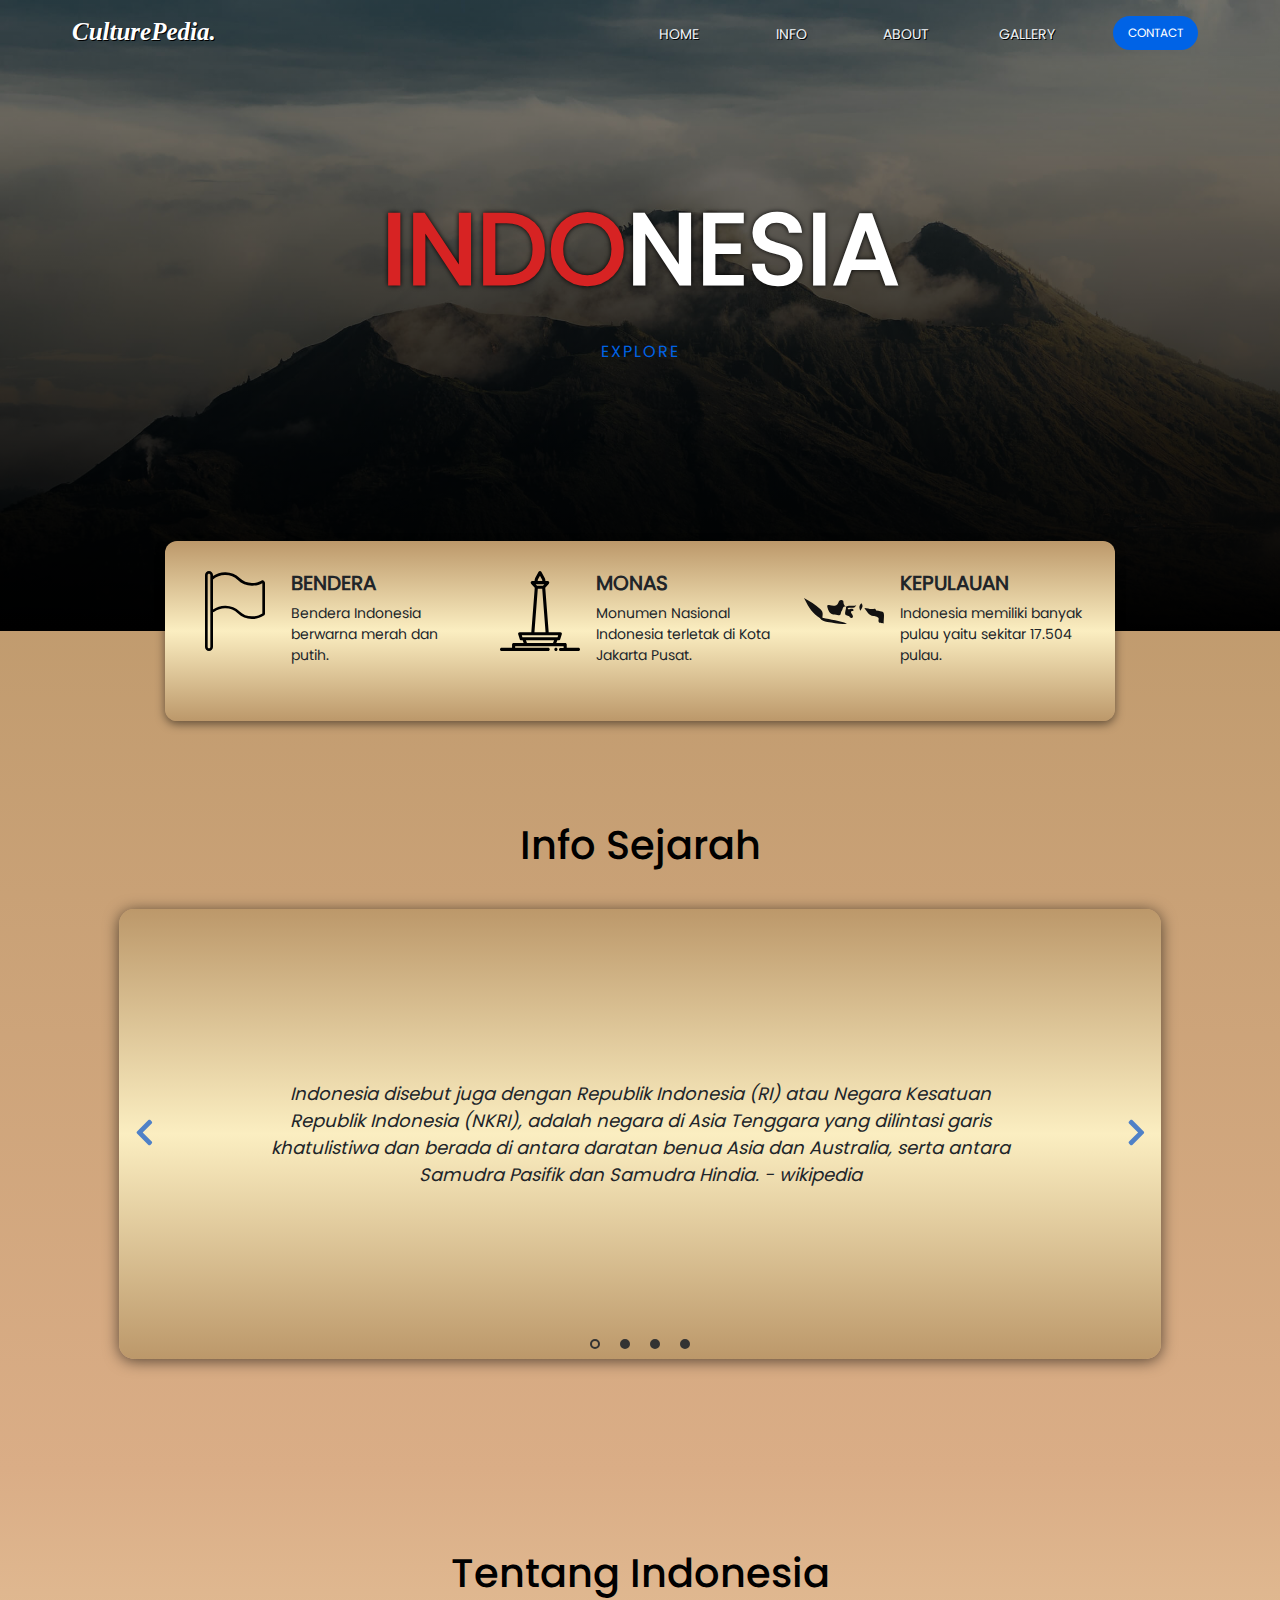
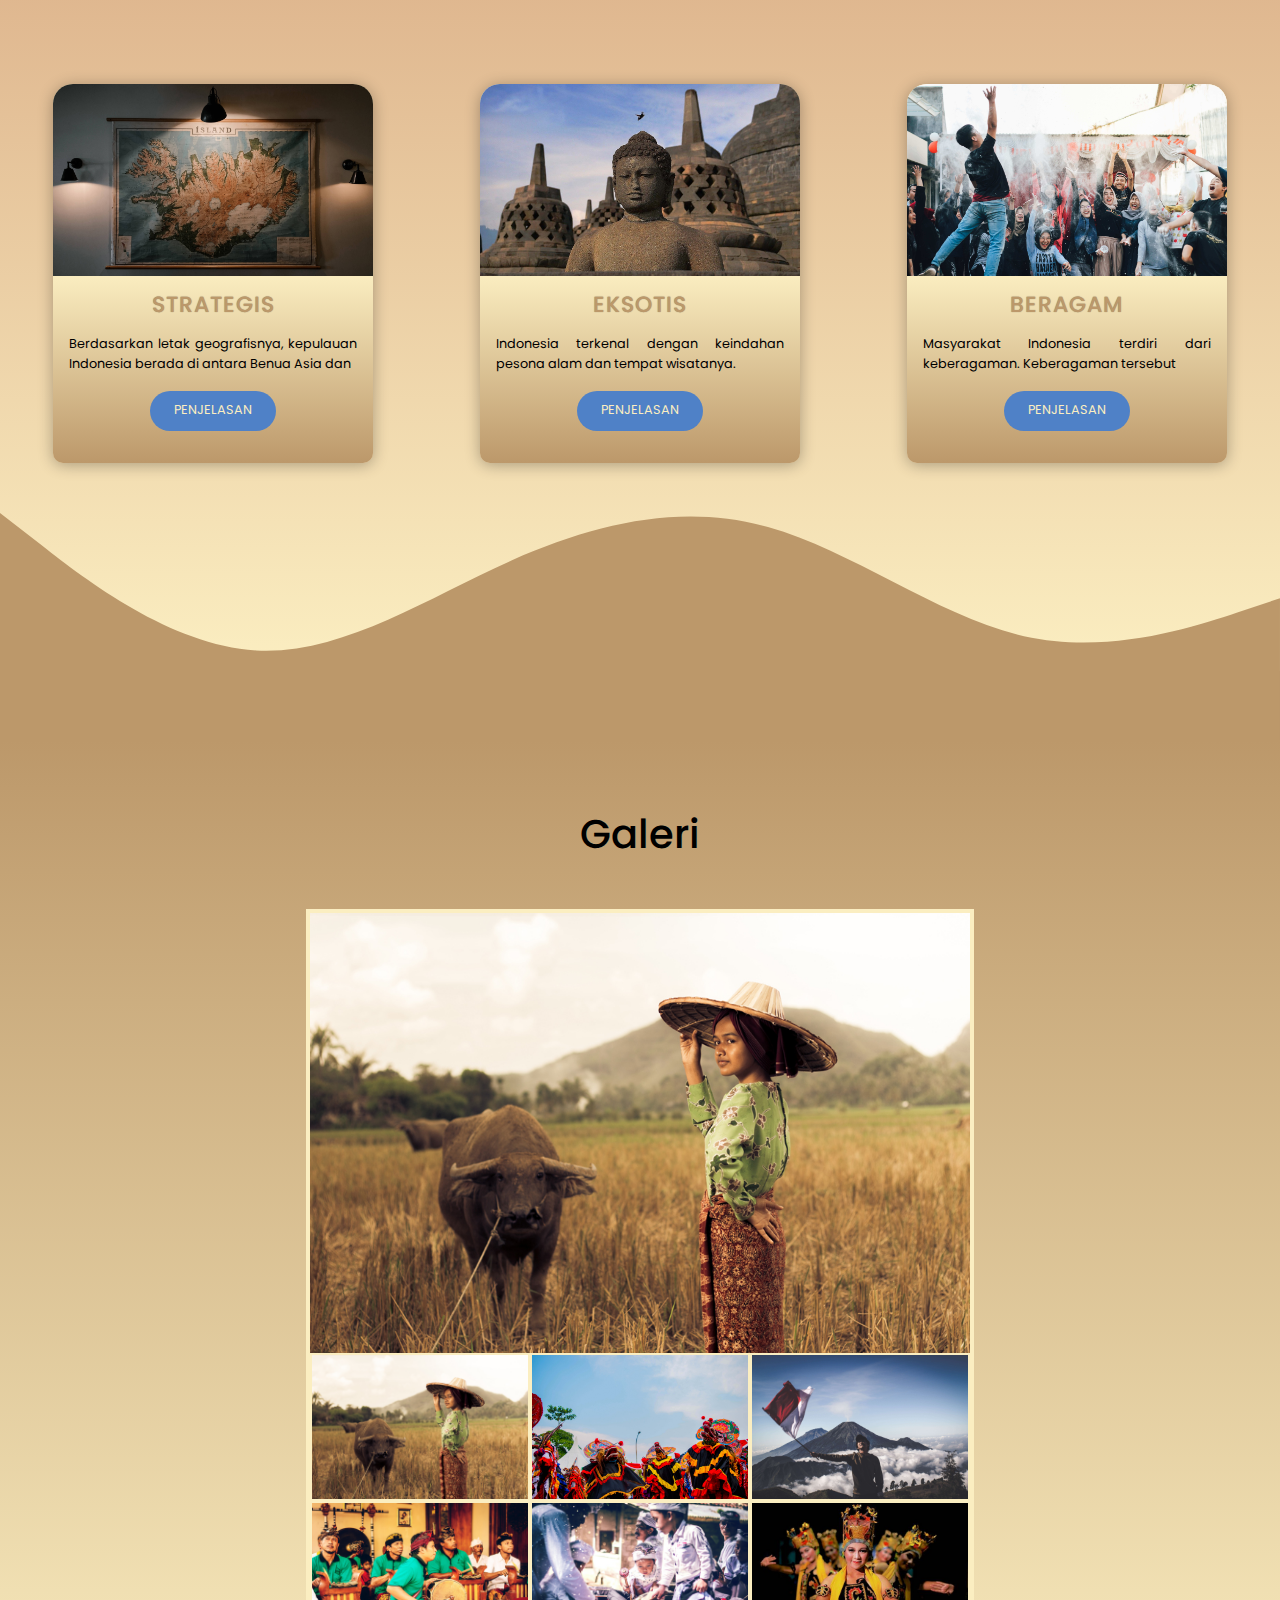
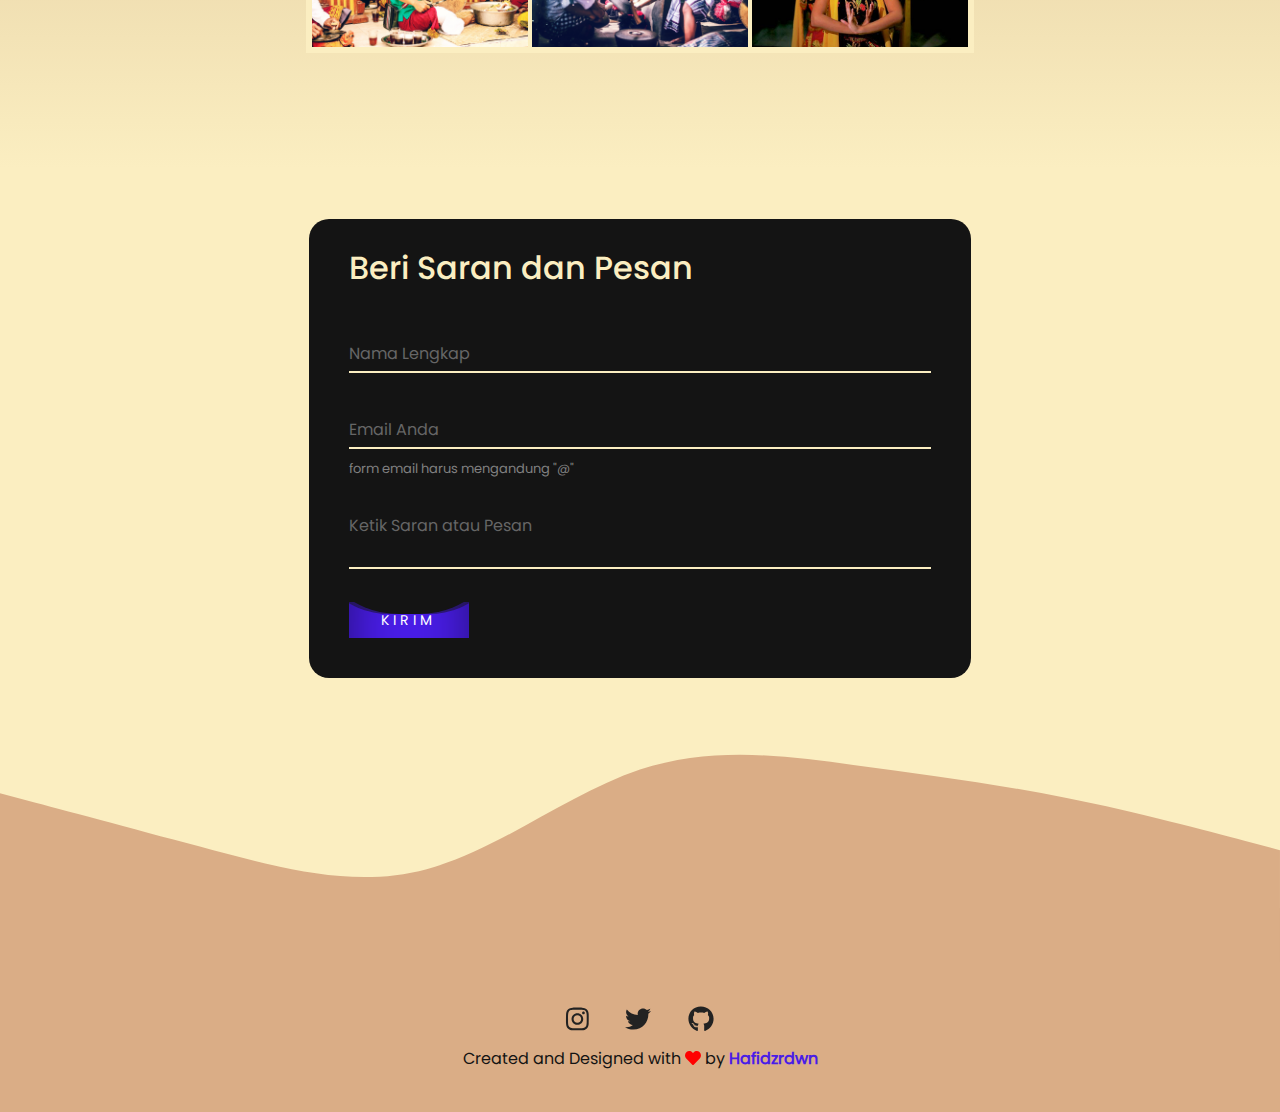
<file: index.html>
<!DOCTYPE html>
<html lang="en">

<head>
  <meta charset="UTF-8" />
  <meta http-equiv="X-UA-Compatible" content="IE=edge" />
  <meta name="viewport" content="width=device-width, initial-scale=1.0" />
  <link rel="icon" type="image/png" href="images/indonesia.png" />
  <!-- BOOTSTRAP -->
  <link rel="stylesheet" href="css/bootstrap.css" />
  <script src="icon/fontawesome-free-5.15.2-web/js/all.js"></script>
  <!-- END BOOTSTRAP -->
  <!-- My CSS AND JS -->
  <link rel="stylesheet" href="css/style.css" />
  <title id="home">CulturePedia - Tentang Indonesia</title>
</head>

<body>
  <!-- INFO ALERT -->
  <div class="alert-info alert-info--hide">Anda telah mencapai batas akhir section!!</div>
  <!-- SCROLL UP BUTTON -->
  <i class="fas fa-chevron-up scroll-up"></i>
  <!-- NAVBAR -->
  <nav class="navbar navbar-expand-lg">
    <div class="container">
      <a class="navbar-brand" href="#">CulturePedia.</a>
      <button class="navbar-toggler" type="button" data-bs-toggle="collapse" data-bs-target="#navbarNavAltMarkup"
        aria-controls="navbarNavAltMarkup" aria-expanded="false" aria-label="Toggle navigation">
        <span class="navbar-toggler-icon"></span>
      </button>
      <div class="collapse navbar-collapse" id="navbarNavAltMarkup">
        <div class="navbar-nav ms-auto">
          <a class="nav-link page-scroll" aria-current="page" href="#home">HOME</a>
          <a class="nav-link page-scroll" href="#info">INFO</a>
          <a class="nav-link page-scroll" href="#about">ABOUT</a>
          <a class="nav-link page-scroll" href="#gallery">GALLERY</a>
          <a class="utility page-scroll" href="#messages">CONTACT</a>
        </div>
      </div>
    </div>
  </nav>
  <!-- END NAVBAR -->

  <!-- JUMBOTRON -->
  <div id="jumbotron" class="bg-light p-5 rounded-lg">
    <!-- Background Image From Pexels.com -->
    <!-- Foto oleh Nick Wehrli dari Pexels -->
    <div class="jb-content text-center">
      <h1 class="display-4"><span style="color: #d72323">INDO</span>NESIA</h1>
      <div class="jb-btn">
        <a href="explore.html" target="_blank">
          <span></span>
          <span></span>
          <span></span>
          <span></span>
          explore
        </a>
      </div>
    </div>
  </div>
  <!-- END JUMBOTRON -->

  <!-- INFO PANEL CONTAINER -->
  <div class="container">
    <!-- INFO PANEL -->
    <div class="row justify-content-center">
      <div class="col-10 info-panel">
        <div class="row">
          <div class="col-lg">
            <img class="icon-panel" src="images/flags.svg" alt="Indonesia Flag" />
            <h4>Bendera</h4>
            <p>Bendera Indonesia berwarna merah dan putih.</p>
          </div>
          <div class="col-lg">
            <img class="icon-panel" src="images/monas.svg" alt="Monumen Nasional" />
            <h4>Monas</h4>
            <p>Monumen Nasional Indonesia terletak di Kota Jakarta Pusat.</p>
          </div>
          <div class="col-lg">
            <img class="icon-panel" src="images/island.svg" alt="indo-island" />
            <h4>Kepulauan</h4>
            <p>Indonesia memiliki banyak pulau yaitu sekitar 17.504 pulau.</p>
          </div>
        </div>
      </div>
    </div>
  </div>
  <!-- END INFO PANEL CONTAINER -->
  <!-- END INFO PANEL -->

  <!-- INFO SECTION -->
  <div class="col-12 info-section">
    <!-- CONTAINER -->
    <div class="container text-center">
      <div class="col-lg" id="info">
        <h1>Info Sejarah</h1>
      </div>
    </div>
    <!-- END CONTAINER -->
    <!-- CONTAINER FOR INFO CAROUSEL -->
    <div class="container col-10">
      <div class="carousel">
        <div class="slider">
          <section>
            Indonesia disebut juga dengan Republik Indonesia (RI) atau Negara Kesatuan Republik Indonesia (NKRI), adalah
            negara di Asia Tenggara yang dilintasi garis khatulistiwa dan berada di antara daratan benua Asia dan
            Australia,
            serta antara Samudra Pasifik dan Samudra Hindia. - wikipedia
          </section>
          <section>
            Dengan populasi mencapai 270.203.917 jiwa pada tahun 2020,Indonesia adalah negara berpenduduk terbesar
            keempat di dunia dan negara yang berpenduduk Muslim terbesar di dunia, dengan penganut lebih dari 230 juta
            jiwa. Bentuk
            negara Indonesia adalah negara kesatuan. - wikipedia
          </section>
          <section>
            Ibu kota negara Indonesia adalah Jakarta. Indonesia berbatasan darat dengan Malaysia di Pulau Kalimantan dan
            Pulau Sebatik, dengan Papua Nugini di Pulau Papua dan dengan Timor Leste di Pulau Timor. Negara tetangga
            lainnya
            adalah Singapura, Filipina, Australia, dan wilayah persatuan Kepulauan Andaman dan Nikobar di India. -
            wikipedia
          </section>
          <section>
            <div class="row">
              <div class="col"><img src="images/soekarno.jpg" alt="" /></div>
              <div class="col">
                <p>
                  "Jangan sekali-sekali meninggalkan sejarah." - Ir.Soekarno <br />
                  “Bangsa yang besar adalah bangsa yang menghargai jasa pahlawannya.” - Ir.Soekarno
                </p>
              </div>
            </div>
          </section>
        </div>
        <div class="control">
          <span class="arrow left">
            <i class="material-icons fas fa-chevron-left"></i>
          </span>
          <span class="arrow right">
            <i class="material-icons fas fa-chevron-right"></i>
          </span>
          <ul>
            <li class="selected"></li>
            <li></li>
            <li></li>
            <li></li>
          </ul>
        </div>
      </div>
    </div>
    <!-- END INFO CAROUSEL CONTAINER  -->
  </div>
  <!-- END INFO SECTION -->
  <!-- ABOUT SECTION -->
  <div class="col-12 about-section text-center">
    <h1 id="about">Tentang Indonesia</h1>
    <div class="col-lg">
      <div class="card-holder">
        <div class="card">
          <!-- IMAGE by ArtHouse Studio from Pexels -->
          <img src="images/strategic.jpg" alt="Gambar Map" class="card_img" />
          <div class="card-contents">
            <h2>Strategis</h2>
            <p>
              Berdasarkan letak geografisnya, kepulauan Indonesia berada di antara Benua Asia dan
              <span class="card_read-more">Benua Australia, serta berada di antara Samudera Hindia dan Samudera Pasifik.
                Strategis posisi Indonesia memberikan keuntungan tersendiri, yaitu menjadi perlintasan lalu lintas baik
                udara maupun laut.</span>
            </p>
            <p class="read-more-btn">penjelasan</p>
          </div>
        </div>
        <div class="card">
          <!-- IMAGE by Borislav Krustev from Pexels -->
          <img src="images/candi.jpg" alt="Candi Borobudur" class="card_img" />
          <div class="card-contents">
            <h2>Eksotis</h2>
            <p>
              Indonesia terkenal dengan keindahan pesona alam dan tempat wisatanya.
              <span class="card_read-more">Indonesia sendiri memiliki berbagai pesona alam, seperti pantai, candi,
                gunung, dll. Tempat wisata yang terkenal di Indonesia adalah Pantai Kuta Bali, Gunung Bromo, Raja Ampat,
                dan masih banyak lagi.
              </span>
            </p>
            <p class="read-more-btn">penjelasan</p>
          </div>
        </div>
        <div class="card">
          <img src="images/beragam.jpg" alt="Foto Kebersamaan Orang" class="card_img" />
          <div class="card-contents">
            <h2>Beragam</h2>
            <p>
              Masyarakat Indonesia terdiri dari keberagaman. Keberagaman tersebut
              <span class="card_read-more">dapat terlihat dari suku bangsa, ras, agama, keyakinan, ideologi politik,
                sosial budaya dan ekonomi dan lainnya. Tetapi, meskipun rakyat Indonesia beragam, mereka tetap harus
                saling menghargai perbedaan tersebut.</span>
            </p>
            <p class="read-more-btn">penjelasan</p>
          </div>
        </div>
      </div>
    </div>
  </div>
  <!-- END ABOUT SECTION -->
  <svg class="waves" xmlns="http://www.w3.org/2000/svg" viewBox="0 0 1440 320">
    <path fill="#bc986a" fill-opacity="1"
      d="M0,64L48,101.3C96,139,192,213,288,218.7C384,224,480,160,576,117.3C672,75,768,53,864,80C960,107,1056,181,1152,202.7C1248,224,1344,192,1392,176L1440,160L1440,320L1392,320C1344,320,1248,320,1152,320C1056,320,960,320,864,320C768,320,672,320,576,320C480,320,384,320,288,320C192,320,96,320,48,320L0,320Z">
    </path>
  </svg>
  <!-- GALLERY  -->
  <div class="row m-0 gallery-section">
    <div class="container">
      <h1 id="gallery">Galeri</h1>
      <div class="gallery-item">
        <img src="images/sawah.jpg" alt="" class="jumbo" />
        <div class="thumbnail">
          <img src="images/sawah.jpg" alt="" class="thumb" />
          <img src="images/barongan.jpg" alt="" class="thumb" />
          <img src="images/bendera.jpg" alt="" class="thumb" />
          <img src="images/gamelan.jpg" alt="" class="thumb" />
          <img src="images/bali.jpg" alt="" class="thumb" />
          <img src="images/penari.jpg" alt="" class="thumb" />
        </div>
      </div>
    </div>
  </div>
  <!-- END GALLERY -->

  <!-- MESSAGES FORM SECTION -->
  <section class="messages-section">
    <div class="container">
      <div class="row justify-content-center">
        <div class="col-md-8">
          <div class="my-alert alert alert-success d-none" role="alert">
            <strong>Terimakasih</strong> pesan anda sudah kami terima
          </div>
          <div class="messages-form">
            <h1 id="messages">Beri Saran dan Pesan</h1>
            <form name="culturepedia-messages-form" autocomplete="off">
              <div class="input-box">
                <input type="text" required="required" name="nama" />
                <span>Nama Lengkap</span>
              </div>
              <div class="input-box">
                <input type="text" required="required" name="email" />
                <span>Email Anda</span>
              </div>
              <p style="color: gray; font-size: 13px;">form email harus mengandung "@"</p>
              <div class="input-box">
                <textarea required="required" name="pesan"></textarea>
                <span>Ketik Saran atau Pesan</span>
              </div>
              <div class=" input-btn mt-3">
                <a class="btn-Kirim" href="#">
                  <span>Kirim</span>
                  <div class="liquid"></div>
                </a>
                <button type="submit">kirim</button>
                <button class="btn btn-loading d-none" type="button">
                  <span class="spinner-border spinner-border-sm" role="status" aria-hidden="true"></span>
                  Loading...
                </button>
              </div>
            </form>
          </div>
        </div>
      </div>
    </div>
  </section>
  <!-- END MESSAGES FORM SECTION -->
  <svg class="waves1" xmlns="http://www.w3.org/2000/svg" viewBox="0 0 1440 320">
    <path fill="#daad86" fill-opacity="1"
      d="M0,96L40,106.7C80,117,160,139,240,160C320,181,400,203,480,181.3C560,160,640,96,720,69.3C800,43,880,53,960,64C1040,75,1120,85,1200,101.3C1280,117,1360,139,1400,149.3L1440,160L1440,320L1400,320C1360,320,1280,320,1200,320C1120,320,1040,320,960,320C880,320,800,320,720,320C640,320,560,320,480,320C400,320,320,320,240,320C160,320,80,320,40,320L0,320Z">
    </path>
  </svg>
  <!-- FOOTER -->
  <section class="footer">
    <div class="row m-0 text-center">
      <div class="col">
        <div class="icon-group">
          <a class="icons instagram" href="https://www.instagram.com/hafidzrdwn/?hl=id" target="_blank"><i
              class="fab fa-instagram"></i></a>
          <a class="icons twitter" href="https://mobile.twitter.com/hafidzrdwn" target="_blank"><i
              class="fab fa-twitter"></i></a>
          <a class="icons github" href="https://github.com/Hafidzrdwn" target="_blank"><i class="fab fa-github"></i></a>
        </div>
      </div>
    </div>
    <div class="row m-0 text-center">
      <div class="col mt-2">
        <p>Created and Designed with <i class="heart fas fa-heart"></i> by <a
            href="https://www.instagram.com/hafidzrdwn/?hl=id" target="_blank">Hafidzrdwn</a></p>
      </div>
    </div>
  </section>
  <!-- END FOOTER -->
  <!-- My JS -->
  <script src="js/bootstrap.bundle.js"></script>
  <script src="https://cdnjs.cloudflare.com/ajax/libs/jquery/3.6.0/jquery.min.js"
    integrity="sha512-894YE6QWD5I59HgZOGReFYm4dnWc1Qt5NtvYSaNcOP+u1T9qYdvdihz0PPSiiqn/+/3e7Jo4EaG7TubfWGUrMQ=="
    crossorigin="anonymous" referrerpolicy="no-referrer"></script>
  <script src="js/script.js"></script>

  <script>
    const scriptURL =
      'https://script.google.com/macros/s/AKfycbxHQCCYHtJ8ablBdq-Srhg5JGQgHIyWXrQ5Wj_QXlQI1fbg7kexvSwSBNIIlcxP-w3W/exec'
    const form = document.forms['culturepedia-messages-form']
    const btnKirim = document.querySelector('.btn-Kirim');
    const btnLoading = document.querySelector('.btn-loading');
    const success = document.querySelector('.my-alert');

    form.addEventListener('submit', e => {
      e.preventDefault()
      btnLoading.classList.toggle('d-none');
      btnKirim.classList.toggle('invisible');
      fetch(scriptURL, {
          method: 'POST',
          body: new FormData(form)
        })
        .then(response => {
          btnLoading.classList.toggle('d-none');
          btnKirim.classList.toggle('invisible');
          success.classList.remove('d-none');
          setTimeout(() => {
            success.classList.add('d-none');
          }, 4000);
          form.reset()
          console.log('Success!', response)
        })
        .catch(error => console.error('Error!', error.message))
    })
  </script>
</body>

</html>

<!-- IMAGE FROM PEXELS UNSPLASH PIXABAY AND PINTEREST-->
<!-- ICON FROM FONTAWESOME -->
</file>
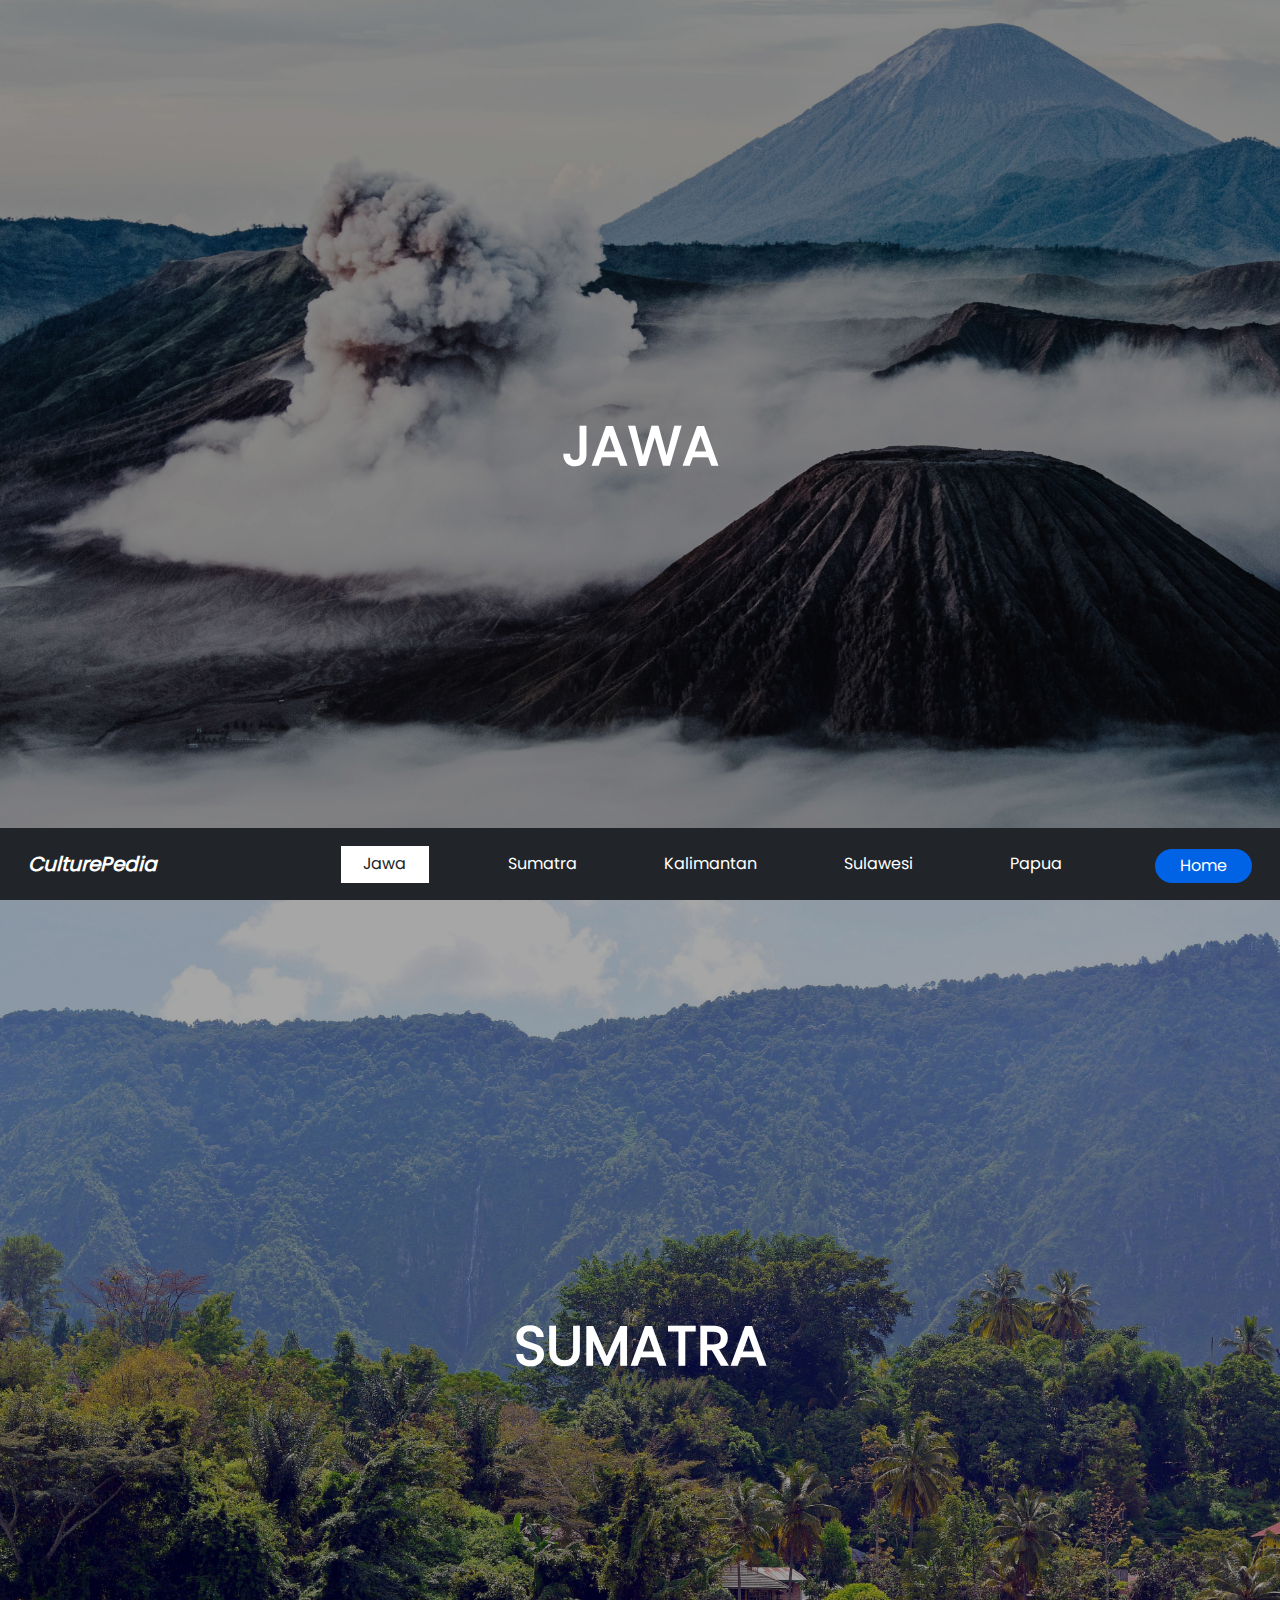
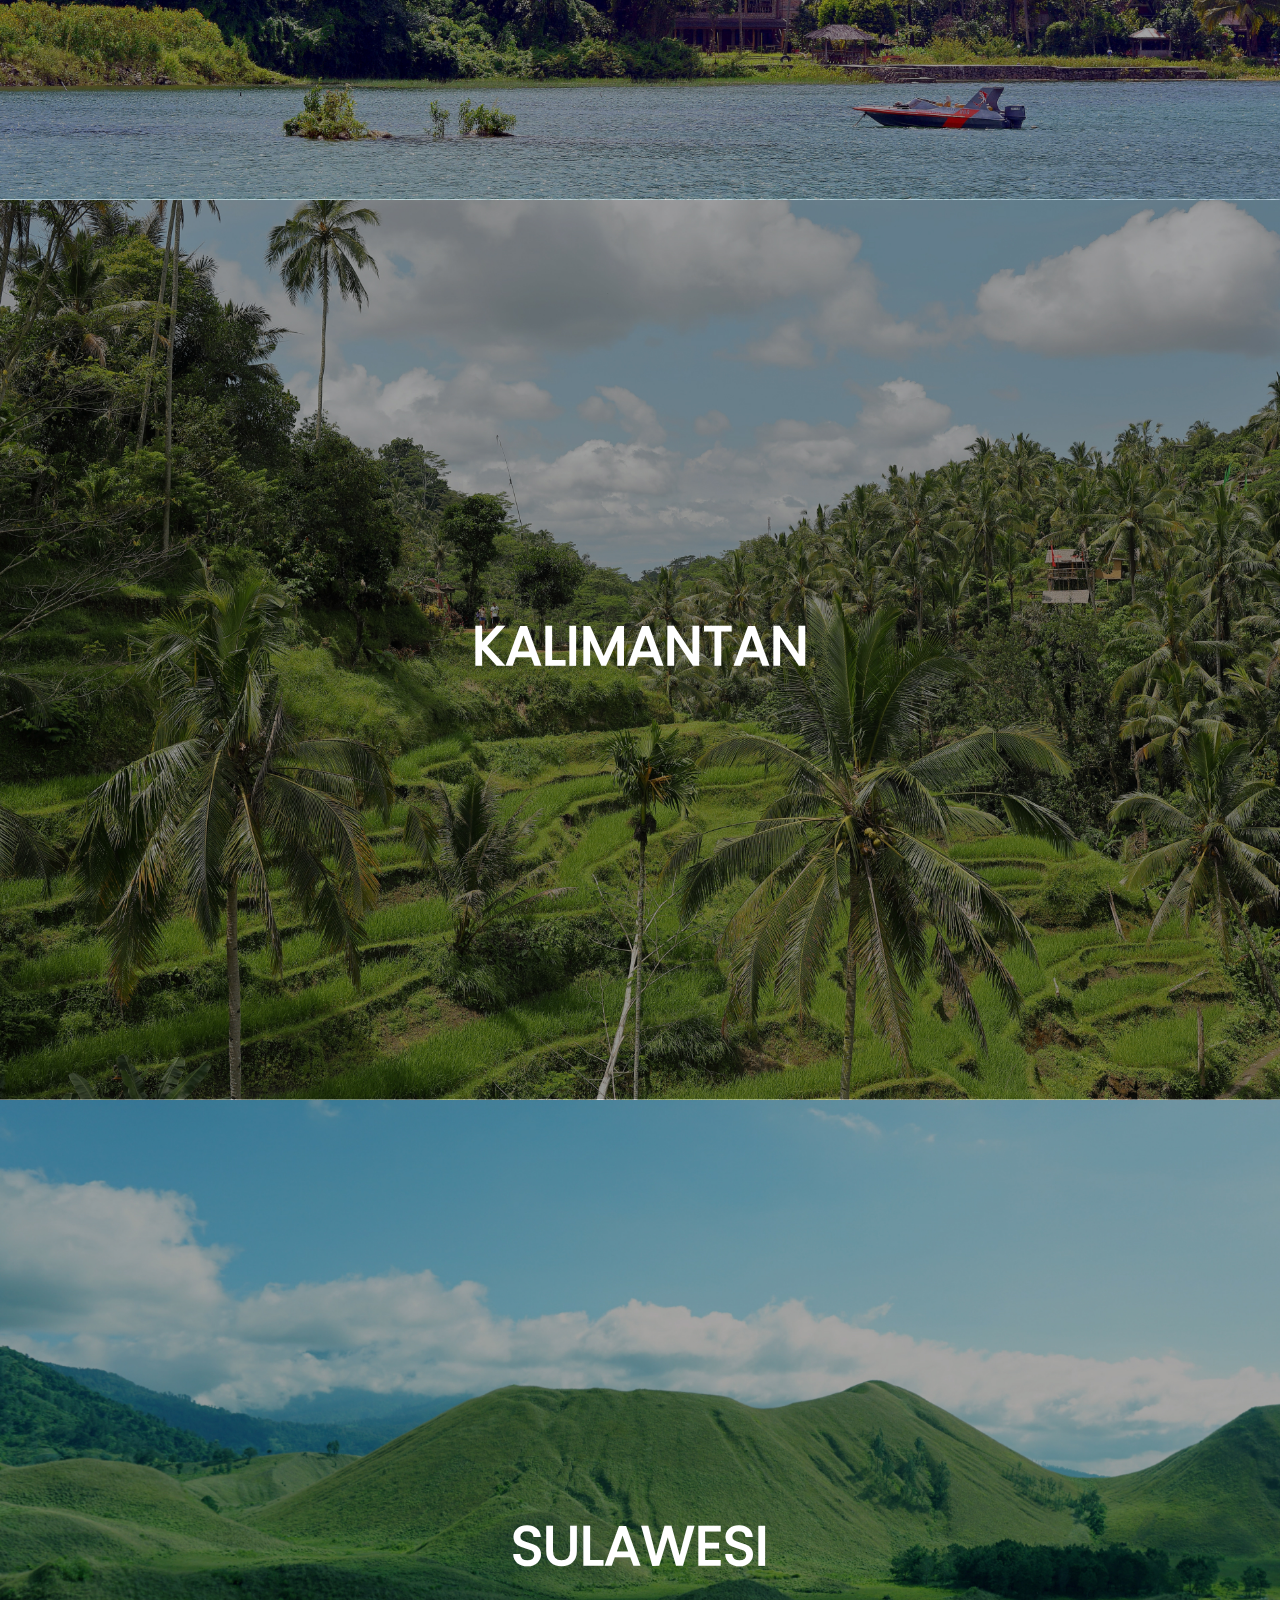
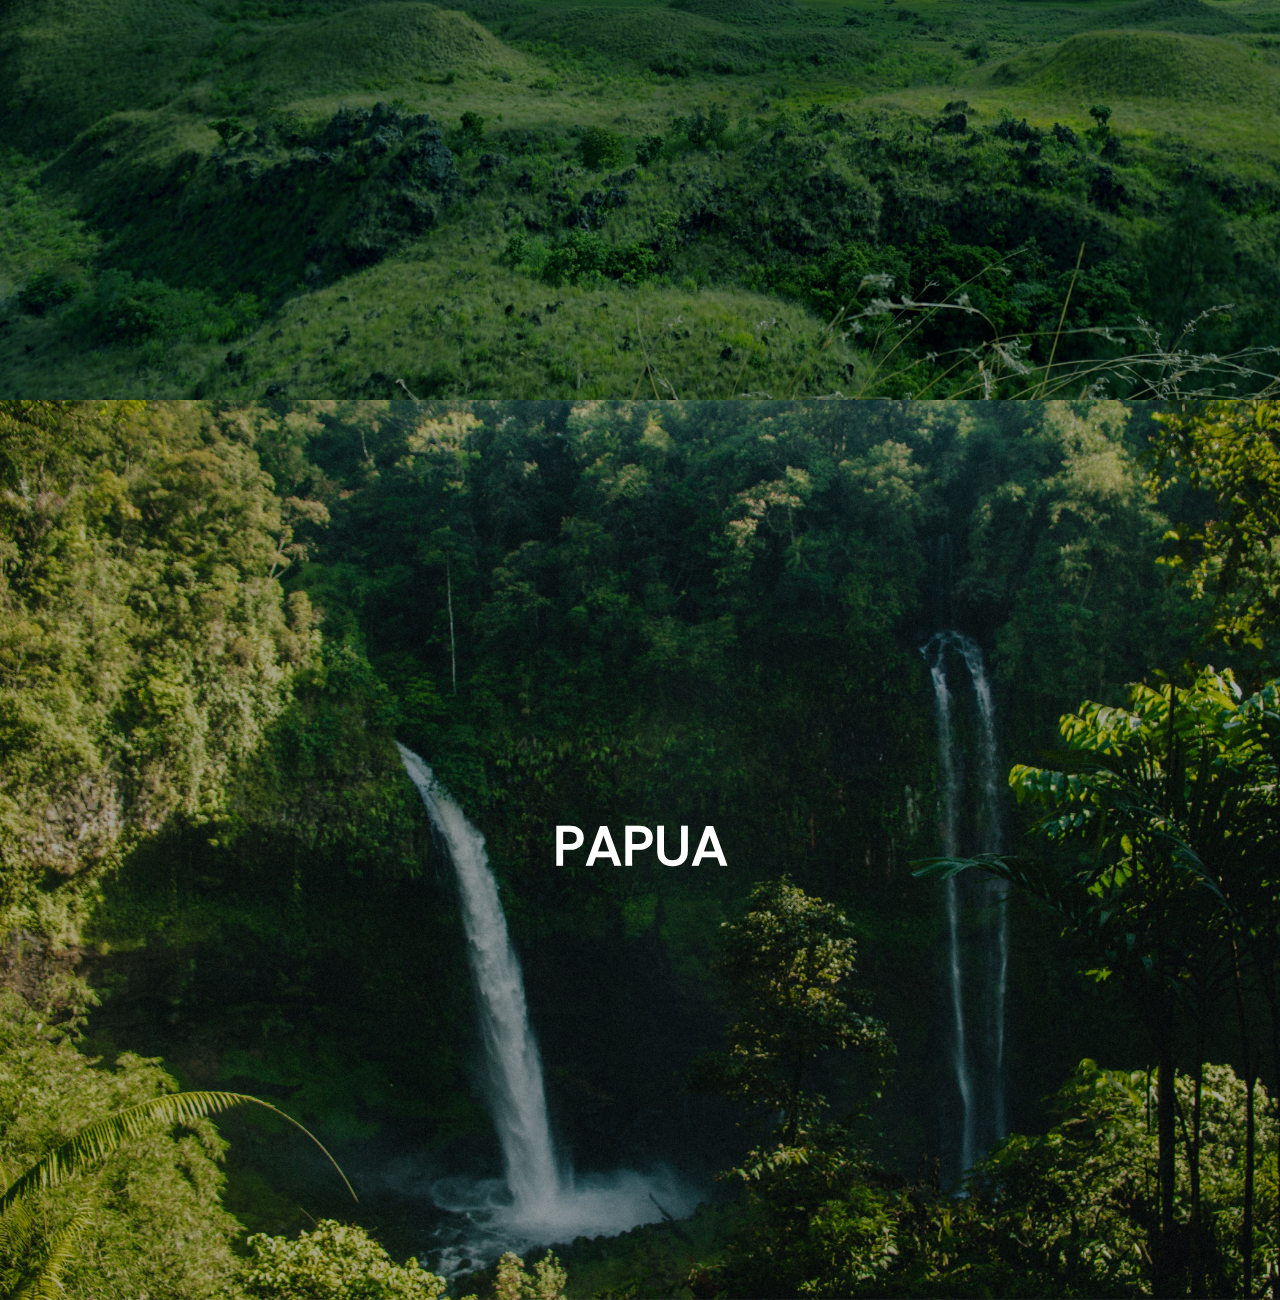
<file: explore.html>
<!DOCTYPE html>
<html lang="en">
  <head>
    <meta charset="UTF-8" />
    <meta http-equiv="X-UA-Compatible" content="IE=edge" />
    <meta name="viewport" content="width=device-width, initial-scale=1.0" />
    <title>CulturePedia - Explore Page</title>
    <!-- BOOTSTRAP -->
    <link rel="stylesheet" href="css/bootstrap.css" />
    <link rel="stylesheet" href="css/explore.css" />
    <script src="https://code.jquery.com/jquery-3.1.1.min.js"></script>
  </head>
  <body>
    <nav class="navbar fixed-bottom navbar-expand-lg  p-3">
      <div class="container-fluid">
        <a class="navbar-brand" href="#">CulturePedia</a>
        <button class="navbar-toggler" type="button" data-bs-toggle="collapse" data-bs-target="#navbarNavAltMarkup" aria-controls="navbarNavAltMarkup" aria-expanded="false" aria-label="Toggle navigation">
          <span class="navbar-toggler-icon"></span>
        </button>
        <div class="collapse navbar-collapse" id="navbarNavAltMarkup">
          <div class="navbar-nav ms-auto">
            <a class="nav-link active page-scroll" aria-current="page" href="#jawa">Jawa</a>
            <a class="nav-link page-scroll" href="#sumatra">Sumatra</a>
            <a class="nav-link page-scroll" href="#kalimantan">Kalimantan</a>
            <a class="nav-link page-scroll" href="#sulawesi">Sulawesi</a>
            <a class="nav-link page-scroll" href="#papua">Papua</a>
            <a class="btn-home" href="index.html">Home</a>
          </div>
        </div>
      </div>
    </nav>
    <section id="jawa">
      <h1>JAWA</h1>
    </section>
    <section id="sumatra">
      <h1>SUMATRA</h1>
    </section>
    <section id="kalimantan">
      <h1>KALIMANTAN</h1>
    </section>
    <section id="sulawesi">
      <h1>SULAWESI</h1>
    </section>
    <section id="papua">
      <h1>PAPUA</h1>
    </section>
    <script src="js/explore.js"></script>
    <script src="js/bootstrap.bundle.js"></script>
  </body>
</html>
</file>
<file: css/style.css>
/* Font */

@font-face {
  font-family: "Poppins-thin";
  src: url("../font/poppins/Poppins-Thin.otf");
}
@font-face {
  font-family: "Poppins-Light";
  src: url("../font/poppins/Poppins-Light.otf");
}
@font-face {
  font-family: "Poppins";
  src: url("../font/poppins/Poppins-Regular.otf");
}
@font-face {
  font-family: "Poppins-Md";
  src: url("../font/poppins/Poppins-Medium.otf");
}

/* End Font */
* {
  margin: 0;
  padding: 0;
}
body {
  font-family: "Poppins";
  scroll-behavior: smooth;
  background: #bc986a;
}

/* SCROLL UP BUTTON */
.scroll-up {
  position: fixed;
  bottom: 40px;
  right: 40px;
  font-size: 50px;
  background: linear-gradient(to top left, #67a5f7, #035cd1);
  color: #fbeec1;
  padding: 10px;
  border-radius: 50%;
  cursor: pointer;
  z-index: 99;
  opacity: 0;
  transition: opacity 0.4s ease-in-out;
  pointer-events: none;
}

.scroll-up:hover {
  background: #0063e6;
}

/*END SCROLL UP BUTTON */

/* NAVBAR */
.container > .navbar-brand {
  font-family: "Redressed", cursive;
  font-size: 24px;
  font-weight: bolder;
  color: white !important;
  margin-left: 10px;
  font-style: italic;
}

.navbar {
  background-color: #4f81c7;
  padding-bottom: 15px;
  left: 0;
  right: 0;
  z-index: 9999;
}

.nav-link {
  font-size: 14px;
  color: white;
  width: 100%;
  text-align: center;
  padding: 5px;
  margin-top: 12px;
  border-radius: 20px;
  transition: background-color 0.5s;
}

.nav-link:hover {
  color: #4f81c7;
  background-color: white;
}

.utility {
  text-decoration: none;
  width: 100%;
  text-align: center;
  color: white;
  margin-top: 12px;
  font-size: 14px;
  background-color: #0063e6;
  padding: 5px;
  border-radius: 20px;
  transition: background-color 0.5s;
}

.utility:hover {
  background-color: white;
  color: #4f81c7;
}
/* HAMBURGER MENU */

.navbar-collapse {
  transition: 0.7s;
}
.container > .navbar-toggler {
  color: #4f81c7;
  border: none;
}

.container > .navbar-toggler > .navbar-toggler-icon {
  background-image: url("data:image/svg+xml;charset=utf8,%3Csvg  xmlns='http://www.w3.org/2000/svg'%3E%3Cpath stroke='rgb(255,255,255)' stroke-width='2' stroke-linecap='round' d='M4 8h24M4 16h24M4 24h24'/%3E%3C/svg%3E");
}
/* END NAVBAR */

/* JUMBOTRON */
#jumbotron {
  background-image: url(../images/mountain.jpg);
  background-size: cover;
  position: relative;
  width: 100%;
  height: 600px;
}
#jumbotron::after {
  content: "";
  display: block;
  width: 100%;
  height: 100%;
  position: absolute;
  bottom: 0;
  left: 0;
  background-image: linear-gradient(to top, rgba(0, 0, 0, 1), rgba(0, 0, 0, 0.4));
}

.jb-content {
  position: relative;
  z-index: 999;
  margin-top: 110px;
}
.jb-content > h1.display-4 {
  font-weight: bolder;
  color: white;
  font-size: 50px;
  margin-bottom: 20px;
  text-shadow: 0 0 5px black;
}

/* JUMBOTRON BUTTON */

.jb-btn {
  margin-top: 1.5rem;
}

.jb-btn a {
  text-decoration: none;
  text-transform: uppercase;
  color: #0063e6;
  position: relative;
  display: inline-block;
  transition: 0.5s;
  letter-spacing: 2px;
  padding: 7px 15px;
  overflow: hidden;
}

.jb-btn a:hover {
  background-color: #0063e6;
  color: #c7ecee;
  box-shadow: 0 0 5px #0063e6, 0 0 25px #0063e6, 0 0 35px #0063e6;
  border-radius: 25px;
}

.jb-btn a > span {
  position: absolute;
  display: block;
}

.jb-btn a > span:nth-child(1) {
  top: 0;
  left: -100%;
  width: 100%;
  height: 2px;
  background: linear-gradient(90deg, transparent, #0063e6);
  animation: animate1 1s linear infinite;
}

@keyframes animate1 {
  0% {
    left: -100%;
  }
  50%,
  100% {
    left: 100%;
  }
}

.jb-btn a > span:nth-child(2) {
  top: -100%;
  right: 0;
  width: 2px;
  height: 100%;
  background: linear-gradient(100deg, transparent, #0063e6);
  animation: animate2 1s linear infinite;
  animation-delay: 0.25s;
}

@keyframes animate2 {
  0% {
    top: -100%;
  }
  50%,
  100% {
    top: 100%;
  }
}

.jb-btn a > span:nth-child(3) {
  bottom: 0;
  right: -100%;
  width: 100%;
  height: 2px;
  background: linear-gradient(270deg, transparent, #0063e6);
  animation: animate3 1s linear infinite;
  animation-delay: 0.5s;
}

@keyframes animate3 {
  0% {
    right: -100%;
  }
  50%,
  100% {
    right: 100%;
  }
}

.jb-btn a > span:nth-child(4) {
  bottom: -100%;
  left: 0;
  width: 2px;
  height: 100%;
  background: linear-gradient(360deg, transparent, #0063e6);
  animation: animate4 1s linear infinite;
  animation-delay: 0.75s;
}

@keyframes animate4 {
  0% {
    bottom: -100%;
  }
  50%,
  100% {
    bottom: 100%;
  }
}

/* INFO - PANEL */
.info-panel {
  background: linear-gradient(#bc986a, #fbeec1, #bc986a);
  padding: 30px;
  border-radius: 12px;
  margin-top: -150px;
  transition: box-shadow 0.3s;
  position: relative;
  box-shadow: 0 3px 10px rgba(0, 0, 0, 0.5);
  height: 390px;
  z-index: 2;
  margin-bottom: 50px;
}

.info-panel:hover {
  box-shadow: 0 3px 25px rgba(0, 0, 0, 0.8);
}

.info-panel h4 {
  font-size: 20px;
  text-transform: uppercase;
  font-weight: bolder;
}

.info-panel p {
  font-size: 14px;
}
.col-lg > .icon-panel {
  width: 80px;
  height: 80px;
  margin-right: 1em;
  float: left;
  margin-bottom: 40px;
}
/* END INFO PANEL */

/* INFO SECTION */

.info-section {
  padding: 320px 0 110px 0;
  margin-top: -310px;
  background: linear-gradient(to bottom, #bc986a, #daad86);
  box-sizing: border-box;
}

.info-section h1 {
  margin: 40px 0;
  font-family: "Poppins-md";
  color: black;
  text-align: center;
}

.alert-info--hide {
  display: none;
}

.alert-info--show {
  display: block;
  padding: 15px;
  margin-bottom: 30px;
  background-color: #ffb1b1;
  color: red;
  box-shadow: 0 0 5px rgb(255, 4, 4);
  position: fixed;
  top: 15px;
  right: 5px;
  z-index: 9999;
  text-align: center;
  pointer-events: none;
}

.info-section .carousel {
  height: 450px;
  overflow: hidden;
  position: relative;
  background: linear-gradient(#bc986a, #fbeec1, #bc986a);
  box-shadow: 0 2px 15px rgba(0, 0, 0, 0.6);
  border-radius: 15px;
}

.info-section .slider {
  height: 100%;
  display: flex;
  width: 400%;
  transition: all 0.7s;
}

.info-section .slider section {
  flex-basis: 100%;
  justify-content: center;
  align-items: center;
  display: flex;
  font-size: 14px;
  text-align: center;
  margin: 50px;
  font-style: italic;
}

.slider section img {
  border-radius: 100%;
  margin-bottom: 5px;
  width: 150px;
  height: auto;
}

.slider section p {
  margin-top: 25px;
}

.info-section .control .arrow {
  position: absolute;
  top: 50%;
  transform: translateY(-50%);
  cursor: pointer;
  font-size: 30px;
  color: #4f81c7;
  padding: 6px;
  transition: all 0.3s;
}

.info-section .control .arrow:hover {
  color: #fbeec1;
  background: #4f81c7;
}

.info-section .control .arrow.left {
  left: 10px;
}
.info-section .control .arrow.right {
  right: 10px;
}

.control ul {
  list-style: none;
  display: flex;
  position: absolute;
  bottom: 0;
  left: 50%;
  margin: 0;
  padding: 0;
  transform: translate(-50%);
}
.control ul li {
  width: 10px;
  height: 10px;
  background: #333;
  border: 2px solid #333;
  border-radius: 50px;
  margin: 10px;
  cursor: pointer;
}
.control ul li.selected {
  background: transparent;
}

/* END INFO SECTION */

/* ABOUT SECTION */

.about-section {
  padding: 80px 0 200px 0;
  background: linear-gradient(to bottom, #daad86, #fbeec1);
}
.about-section h1 {
  font-family: "Poppins-md";
  color: black;
  text-align: center;
  margin: 0 0 55px 0;
}

.card-holder {
  display: flex;
  align-items: flex-start;
  flex-wrap: wrap;
  margin-top: 20px;
}

.card {
  width: 20rem;
  background: linear-gradient(to bottom, #fbeec1, #fbeec1, #bc986a);
  margin: 2rem auto 0.5rem;
  border: none;
  border-radius: 20px 20px 10px 10px;
  box-shadow: 0 2px 15px rgba(0, 0, 0, 0.3);
  transition: all 0.3s;
}

.card:hover {
  box-shadow: 0 2px 20px rgba(0, 0, 0, 0.5);
}

.card_img {
  width: 100%;
  height: 12rem;
  object-fit: cover;
  border-radius: 20px 20px 0 0;
}

.card-contents {
  padding: 1rem;
}

.card-contents h2 {
  margin-bottom: 1rem;
  letter-spacing: 1px;
  color: #bc986a;
  font-family: "Poppins-md";
  text-transform: uppercase;
  font-size: 22px;
  text-shadow: 0 0 1px rgba(0, 0, 0, 0.404);
}

.card-contents p {
  font-size: 0.8em;
  margin-bottom: 1rem;
  text-align: justify;
  color: #000000;
  line-height: 1.6em;
}

.card_read-more {
  display: block;
  opacity: 0;
  height: 0;
  transition: all 0.5s;
}

.card_read-more--open {
  display: block;
  opacity: 1;
  height: 7rem;
}

.read-more-btn {
  display: inline-block;
  color: #fbeec1 !important;
  background-color: #4f81c7;
  border-radius: 50px;
  padding: 0.6rem 1.5rem;
  font-size: 1em;
  position: relative;
  z-index: 1;
  transition: all 0.5s;
  cursor: pointer;
  text-transform: uppercase;
}

.read-more-btn:hover {
  background-color: #daad86;
  color: #0063e6 !important;
  box-shadow: 0 0 1rem rgba(0, 0, 0, 0.3);
  transform: translateY(-3px);
}
/* END ABOUT-SECTION */

.waves {
  margin-top: -65px;
}

/* GALLERY SECTION */

.gallery-section {
  background: linear-gradient(to bottom, #bc986a, #fbeec1);
  padding: 50px 0;
  padding-bottom: 120px;
  display: flex;
  justify-content: center;
  text-align: center;
  box-sizing: border-box;
  margin-top: 0;
}

.gallery-section h1 {
  font-family: "Poppins-md";
  color: black;
  text-align: center;
  margin: 20px 0 55px 0;
}

.gallery-section .gallery-item {
  width: 300px;
  margin: auto;
  overflow: auto;
  outline: 4px solid #fbeec1;
}

.gallery-section .gallery-item img {
  line-height: 0;
  width: 300px;
  height: auto;
}

.gallery-item .thumbnail .thumb {
  width: 100px;
  float: left;
  cursor: pointer;
  border: 2px solid #fbeec1;
}

.gallery-item .thumbnail .thumb:hover {
  filter: grayscale(1);
  transition: 0.5s;
}

.fade {
  opacity: 0;
  animation: fadein 0.7s forwards;
}

@keyframes fadein {
  to {
    opacity: 1;
  }
}

.shadow {
  filter: grayscale(1);
}

/* END GALLERY SECTION */

/* MESSAGES SECTION */
.messages-section {
  background: #fbeec1;
  height: auto;
  padding: 50px 0 230px 0;
}

.messages-section h1 {
  font-family: "Poppins-md";
  color: #fbeec1;
  text-align: left;
  margin: 20px 0 40px 0;
  font-size: 32px;
}

.messages-section .messages-form {
  width: 90%;
  border-radius: 20px;
  background: rgb(20, 20, 20);
  margin: auto;
  padding: 40px;
  padding-top: 10px;
}

.messages-form .input-box {
  position: relative;
  width: 100%;
  margin-top: 20px;
}

.messages-form .input-box input,
.messages-form .input-box textarea {
  width: 100%;
  padding: 5px 0;
  font-size: 16px;
  margin: 10px 0;
  outline: none;
  border: none;
  border-bottom: 2px solid #fbeec1;
  background: transparent;
  resize: none;
  color: white;
}

.messages-form .input-box span {
  position: absolute;
  left: 0;
  padding: 5px 0;
  font-size: 16px;
  margin: 10px 0;
  pointer-events: none;
  transition: 0.5s;
  color: #666;
}

.messages-form .input-box input:focus ~ span,
.messages-form .input-box input:valid ~ span,
.messages-form .input-box textarea:focus ~ span,
.messages-form .input-box textarea:valid ~ span {
  color: white;
  font-size: 12px;
  transform: translateY(-20px);
}

.input-btn {
  position: relative;
}

.btn-loading {
  background-color: #491de7;
  position: absolute;
  z-index: 3;
  width: 120px;
  position: absolute;
  bottom: 1px;
  padding: 6px 10px;
  border: none;
  border-radius: 0;
  color: white;
}

.btn-loading:hover {
  color: white;
}

.input-btn a {
  position: relative;
  padding: 6px 10px;
  display: block;
  text-decoration: none;
  text-transform: uppercase;
  width: 120px;
  text-align: center;
  overflow: hidden;
}

.input-btn a > span {
  position: relative;
  z-index: 1;
  color: white;
  font-size: 14px;
  letter-spacing: 4px;
}

.input-btn a .liquid {
  position: absolute;
  left: 0;
  top: -38px;
  width: 120px;
  height: 200px;
  background: #491de7;
  box-shadow: inset 0 0 50px rgba(0, 0, 0, 0.5);
  transition: 0.5s;
}

.input-btn a .liquid::before,
.input-btn a .liquid::after {
  content: "";
  position: absolute;
  width: 200px;
  height: 200px;
  top: 0;
  left: 0;
  transform: translate(-20%, -75%);
}
.input-btn a .liquid::before {
  border-radius: 45%;
  background: rgba(20, 20, 20, 1);
  animation: animate 2.5s linear infinite;
}

.input-btn a .liquid::after {
  border-radius: 40%;
  background: rgba(20, 20, 20, 0.5);
  animation: animate 4.5s linear infinite;
}

@keyframes animate {
  0% {
    transform: translate(-20%, -75%) rotate(0deg);
  }
  100% {
    transform: translate(-20%, -75%) rotate(360deg);
  }
}

.input-btn button[type="submit"] {
  width: 120px;
  position: absolute;
  bottom: 1px;
  padding: 6px 10px;
  z-index: 2;
  border: none;
  opacity: 0;
}
/* END MESSAGES SECTION */

/* FOOTER */
.footer {
  background-color: #daad86;
  height: 150px;
  padding: 20px;
  color: rgb(20, 20, 20);
  margin-top: -30px;
}

.footer .icon-group {
  margin-top: 18px;
  font-size: 26px;
}

.icon-group .icons {
  margin: 15px;
  transition: 0.4s;
  color: #222;
  text-decoration: none;
}

.icon-group .instagram:hover {
  color: #e1306c;
}

.icon-group .twitter:hover {
  color: #1da1f2;
}

.icon-group .github:hover {
  color: rgb(20, 20, 20);
}

.footer p a {
  text-decoration: none;
  color: #491de7;
  font-weight: bold;
}

.waves1 {
  margin-top: -115px;
}

.footer p .heart {
  color: red;
  animation: up 0.5s infinite;
}

@keyframes up {
  0% {
    transform: translateY(2px);
  }
  100% {
    transform: translateY(-4px);
  }
}
/* END FOOTER */

/* TABLET VERSION */
@media (min-width: 768px) {
  .container > .navbar-brand {
    margin-left: 0;
  }

  .navbar {
    padding-bottom: 15px;
    position: relative;
    left: 0;
    right: 0;
  }

  .utility {
    width: 100%;
    text-align: center;
    text-decoration: none;
    color: white;
  }
  #jumbotron {
    background-size: cover;
    height: 600px;
    position: relative;
    width: 100%;
    display: flex;
    justify-content: center;
    background-position-x: 0;
  }

  .jb-content {
    margin-top: 165px;
  }

  .jb-content > h1.display-4 {
    font-size: 85px;
  }

  .info-panel {
    height: 380px;
    margin-top: -125px;
  }

  .info-section .slider section {
    margin: 100px;
    font-size: 16px;
  }

  .gallery-section .gallery-item {
    width: 450px;
    margin: auto;
    overflow: auto;
  }

  .gallery-section .gallery-item img {
    line-height: 0;
    width: 450px;
    height: auto;
  }

  .gallery-item .thumbnail .thumb {
    width: 150px;
    float: left;
  }

  .waves {
    margin-top: -140px;
  }

  .waves1 {
    margin-top: -150px;
  }
  /* HAMBURGER MENU */
  .navbar-collapse {
    transition: 0.7s;
  }
}

/* DESKTOP VERSION */
@media (min-width: 992px) {
  .container > .navbar-brand {
    margin-left: -10px;
    text-shadow: black 1px 1px;
    transition: color 0.6s;
    font-size: 25px;
    font-style: italic;
    margin-top: 0;
  }

  .navbar {
    background-color: rgba(0, 0, 0, 0);
    position: relative;
    z-index: 99999;
  }

  .navbar .navbar-nav {
    margin-top: 10px;
  }
  .nav-link {
    margin-right: 50px;
    margin-left: 4px;
    color: #f0f5f9;
    width: 100%;
    padding: 0;
    margin-top: 0;
    text-shadow: black 1px 1px;
    transition: 0.5s;
  }
  .nav-link:hover {
    color: #c7ecee;
    background-color: rgba(0, 0, 0, 0);
    text-shadow: none;
  }
  .nav-link::after {
    content: "";
    display: block;
    width: 0;
    background: #0063e6;
    height: 2px;
    transition: width 0.3s;
    margin-top: 2px;
  }

  .nav-link:hover::after {
    width: 100%;
  }

  /* UTILITY */
  .utility {
    text-decoration: none;
    color: white;
    background-color: #0063e6;
    font-size: 12px;
    padding: 8px 15px;
    margin-top: -8px;
    border-radius: 25px;
    transition: 0.3s;
    width: 100px;
  }

  .utility:hover {
    background-color: #491de7;
    color: white;
  }
  /* JUMBOTRON */

  #jumbotron {
    background-size: cover;
    height: 640px;
    margin-top: -80px;
    position: relative;
    width: 100%;
    display: block;
    background-position-y: 0px;
    background-clip: border-box;
  }

  .jb-content {
    margin-top: 150px;
  }

  .jb-content > h1.display-4 {
    font-size: 100px;
  }

  .info-panel {
    height: 180px;
    margin-top: -90px;
  }

  .info-section .slider section {
    flex-basis: 100%;
    justify-content: center;
    align-items: center;
    display: flex;
    font-size: 18px;
    text-align: center;
    margin: 150px;
    font-style: italic;
  }

  .slider section img {
    border-radius: 100%;
    margin-bottom: 5px;
    width: 250px;
    height: auto;
  }

  .gallery-section .gallery-item {
    width: 660px;
    margin: auto;
    overflow: auto;
  }

  .gallery-section .gallery-item img {
    line-height: 0;
    width: 660px;
    height: auto;
  }

  .gallery-item .thumbnail .thumb {
    width: 220px;
    float: left;
  }

  .waves {
    margin-top: -215px;
  }

  .waves1 {
    margin-top: -230px;
  }
}

@media (min-width: 1200px) {
  .waves1 {
    margin-top: -200px;
  }
}
</file>
<file: css/explore.css>
/* FONT */
@font-face {
  font-family: "Poppins";
  src: url("../font/poppins/Poppins-Regular.otf");
}

/* CSS */
body {
  font-family: "Poppins";
}

.container-fluid > .navbar-brand {
  font-weight: bold;
  font-style: italic;
  color: white;
}

.navbar {
  background: #212529;
}

.nav-link {
  width: 100%;
  text-align: center;
  margin-top: 20px;
  padding: 6px 10px;
  border-radius: 25px;
  color: white;
  transition: background-color 0.5s;
}

.nav-link:hover {
  background: grey;
  color: #212529;
}

.active {
  background: white;
  color: #212529 !important;
  border-radius: 25px;
}

.navbar-collapse {
  transition: 0.8s;
}

.container-fluid > .navbar-toggler > .navbar-toggler-icon {
  background-image: url("data:image/svg+xml;charset=utf8,%3Csvg  xmlns='http://www.w3.org/2000/svg'%3E%3Cpath stroke='rgb(255,255,255)' stroke-width='2' stroke-linecap='round' d='M4 8h24M4 16h24M4 24h24'/%3E%3C/svg%3E");
}

.btn-home {
  text-decoration: none;
  color: white;
  padding: 6px 10px;
  background-color: #0063e6;
  text-align: center;
  border-radius: 20px;
  width: 100%;
  text-align: center;
  margin-top: 25px;
}

.btn-home:hover {
  color: white;
}

section {
  display: flex;
  justify-content: center;
  align-items: center;
  height: 100vh;
}

section h1 {
  font-size: 55px;
  font-weight: bold;
  color: white;
}

#jawa {
  background-image: url(../images/jawa.jpg);
  background-repeat: no-repeat;
  background-size: cover;
}

#sumatra {
  background-image: url(../images/sumatra.jpg);
  background-repeat: no-repeat;
  background-size: cover;
}

#kalimantan {
  background-image: url(../images/kalimantan.jpg);
  background-repeat: no-repeat;
  background-size: cover;
}

#sulawesi {
  background-image: url(../images/sulawesi.jpg);
  background-repeat: no-repeat;
  background-size: cover;
}

#papua {
  background-image: url(../images/papua.jpg);
  background-repeat: no-repeat;
  background-size: cover;
}

@media (min-width: 992px) {
  .nav-link {
    margin: 0 35px;
    color: white;
  }

  .nav-link:hover {
    color: white !important;
    background: none;
  }

  .active {
    background: white;
    color: #212529 !important;
    border-radius: 0;
  }

  .btn-home {
    text-decoration: none;
    color: white;
    margin: 3px 0 0 40px;
    width: 150px;
    padding: 5px 25px;
    background-color: #0063e6;
    text-align: center;
    border-radius: 25px;
  }

  .btn-home:hover {
    color: #212529;
    background: #491de7;
  }
}
</file>
